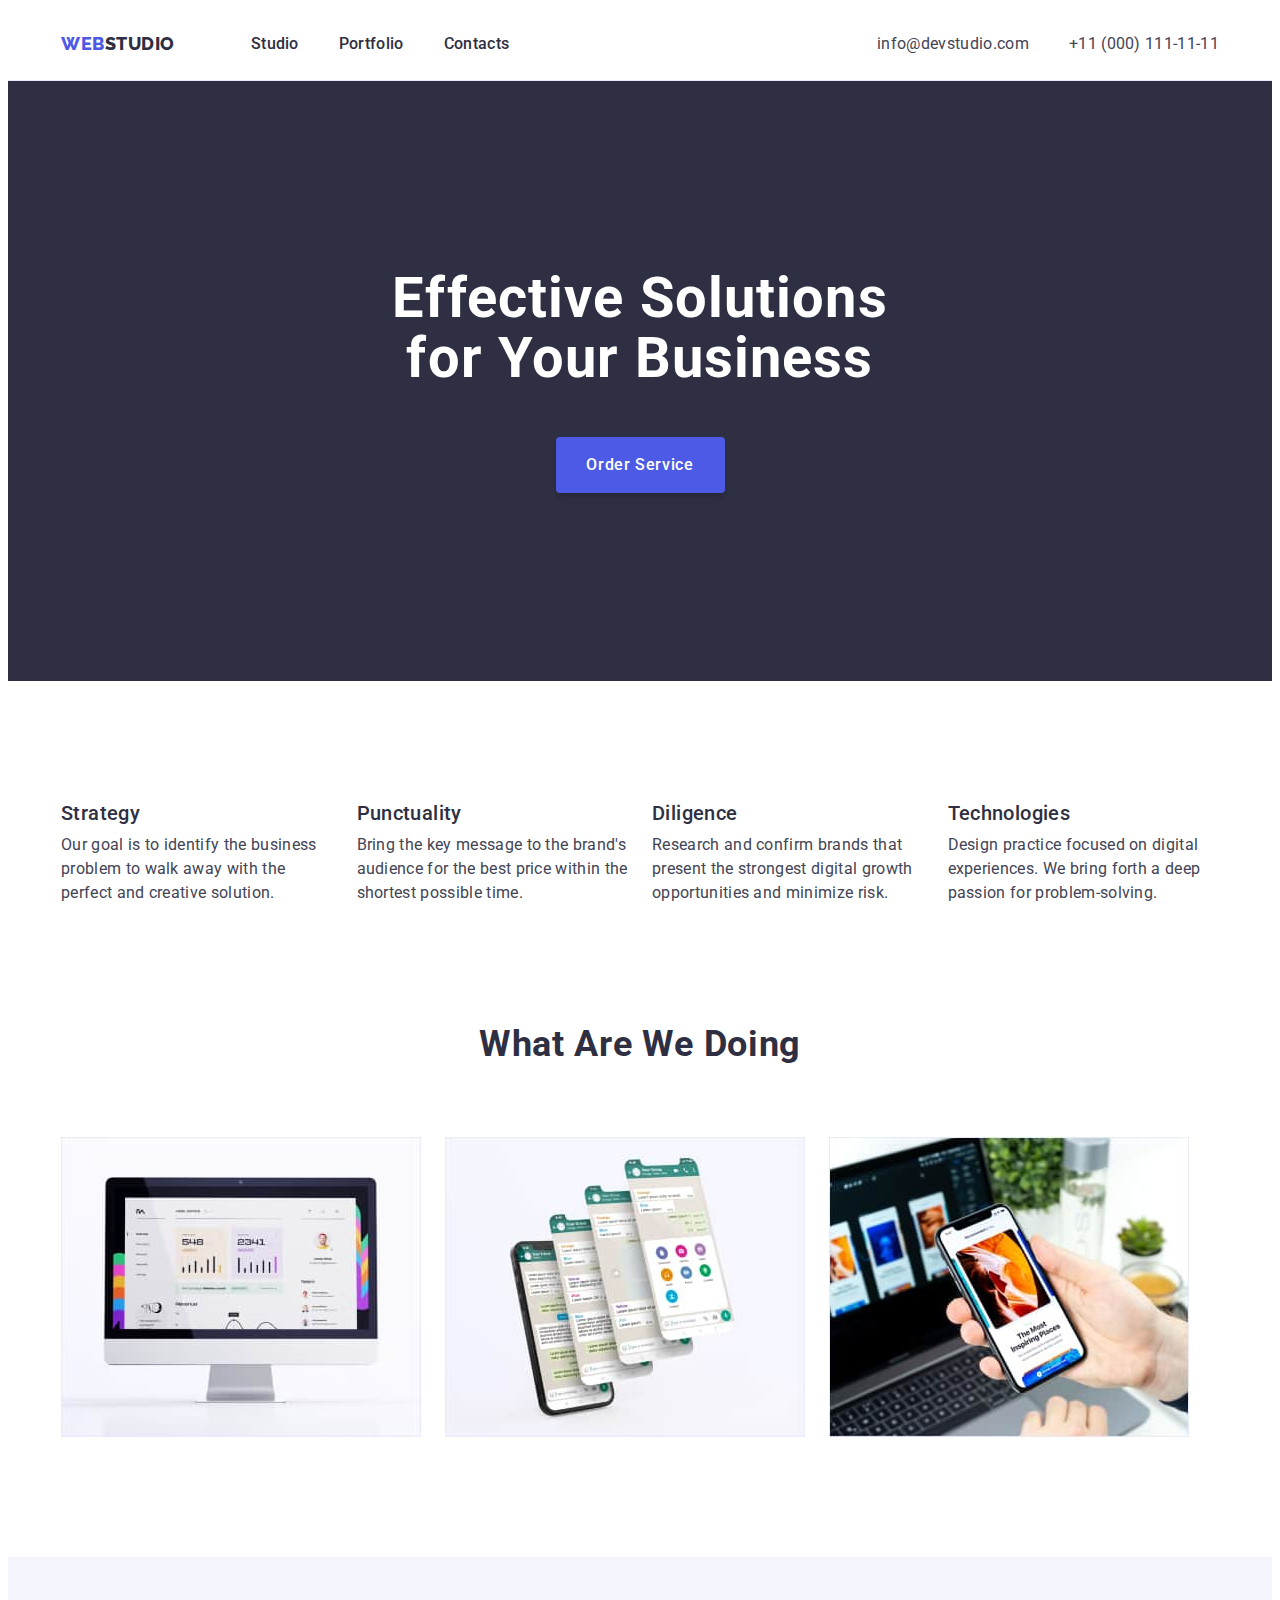
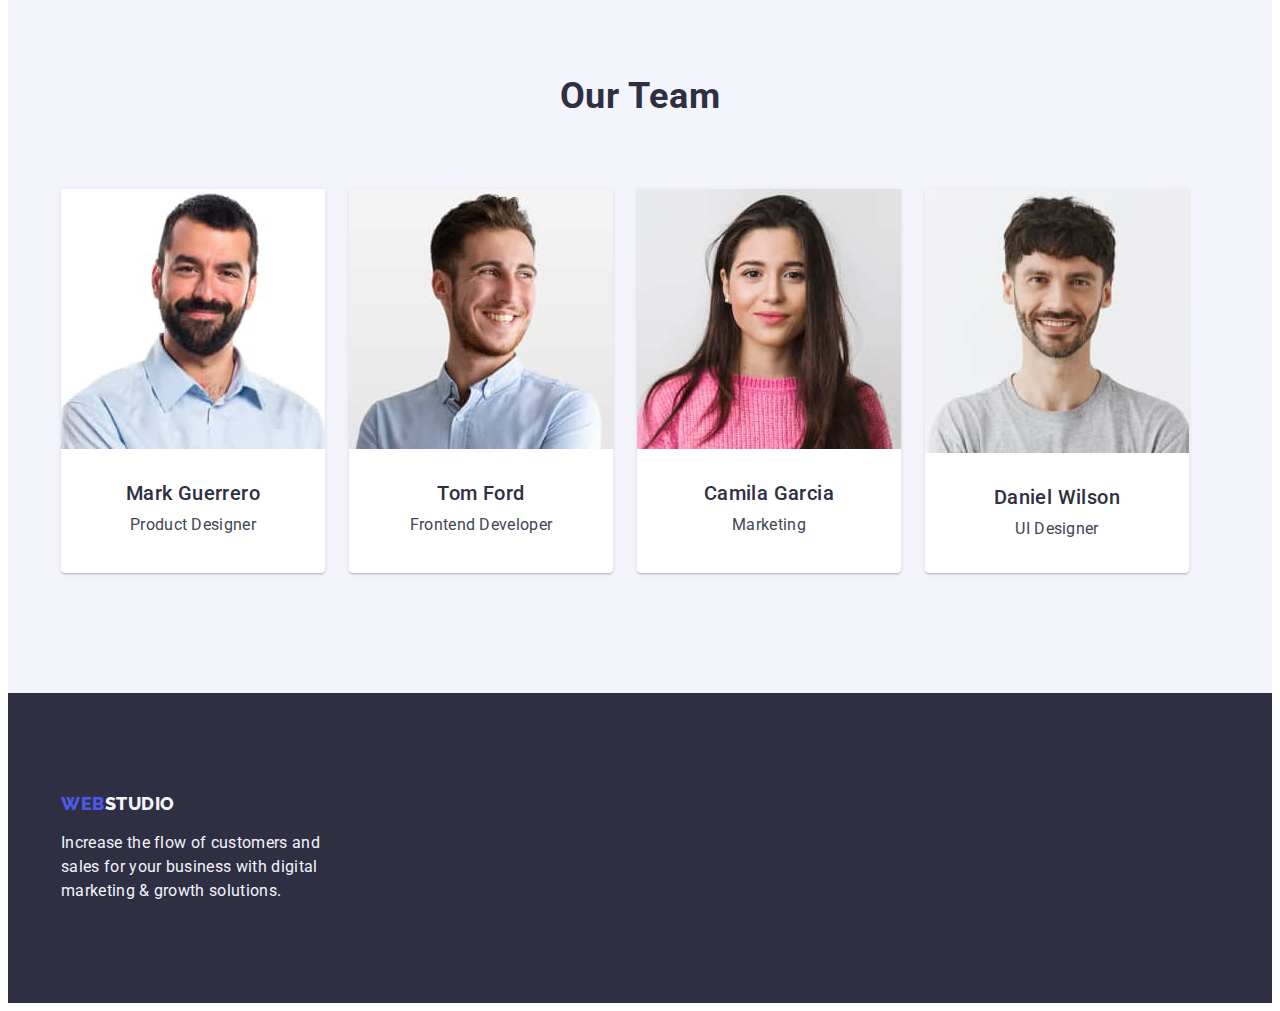
<file: index.html>
<!DOCTYPE html>
<html lang="en">
  <head>
    <meta charset="UTF-8" />
    <meta http-equiv="X-UA-Compatible" content="IE=edge" />
    <meta name="viewport" content="width=device-width, initial-scale=1.0" />
    <title>WebStudio</title>
    <link rel="preconnect" href="https://fonts.googleapis.com" />
    <link rel="preconnect" href="https://fonts.gstatic.com" crossorigin />
    <link
      href="https://fonts.googleapis.com/css2?family=Raleway:wght@700&family=Roboto:wght@400;500;700&display=swap"
      rel="stylesheet"
    />
    <link
      rel="stylesheet"
      href="https://cdnjs.cloudflare.com/ajax/libs/modern-normalize/1.1.0/modern-normalize.min.css"
      integrity="sha512-wpPYUAdjBVSE4KJnH1VR1HeZfpl1ub8YT/NKx4PuQ5NmX2tKuGu6U/JRp5y+Y8XG2tV+wKQpNHVUX03MfMFn9Q=="
      crossorigin="anonymous"
      referrerpolicy="no-referrer"
    />
    <link rel="stylesheet" href="./css/style.css" />
  </head>
  <body>
    <header class="page-header">
      <div class="header-container container">
        <nav class="main-nav">
          <a href="./index.html" class="logo link"
            >Web<span class="header-studio-word span">Studio</span></a
          >
          <ul class="list link-ul">
            <li class="header-item">
              <a class="nav-link link" href="./index.html">Studio</a>
            </li>
            <li class="header-item">
              <a class="nav-link link" href="./portfolio.html">Portfolio</a>
            </li>
            <li class="header-item">
              <a class="nav-link link" href="">Contacts</a>
            </li>
          </ul>
        </nav>
        <address class="contact list">
          <ul class="list link-ul contacts">
            <li class="contact-item">
              <a href="mailto:info@devstudio.com" class="link contact-link"
                >info@devstudio.com</a
              >
            </li>
            <li class="contact-item">
              <a href="tel:+110001111111" class="link contact-link"
                >+11 (000) 111-11-11</a
              >
            </li>
          </ul>
        </address>
      </div>
    </header>
    <!--section 1 Hero section -->
    <main>
      <section class="hero">
        <div class="container">
          <h1 class="hero-header">Effective Solutions for Your Business</h1>
          <button type="button" value="make-order" class="booking-btn">
            Order Service
          </button>
        </div>
      </section>
      <!--section 2 ADVANTAGES-->
      <section class="advantages-section">
        <div class="container">
          <h2 hidden class="features-header">features</h2>
          <ul class="advantages-list list">
            <li class="advantage-item">
              <h3 class="advantage-title">Strategy</h3>
              <p class="advantage-text">
                Our goal is to identify the business problem to walk away with
                the perfect and creative solution.
              </p>
            </li>
            <li class="advantage-item">
              <h3 class="advantage-title">Punctuality</h3>
              <p class="advantage-text">
                Bring the key message to the brand's audience for the best price
                within the shortest possible time.
              </p>
            </li>
            <li class="advantage-item">
              <h3 class="advantage-title">Diligence</h3>
              <p class="advantage-text">
                Research and confirm brands that present the strongest digital
                growth opportunities and minimize risk.
              </p>
            </li>
            <li class="advantage-item">
              <h3 class="advantage-title">Technologies</h3>
              <p class="advantage-text">
                Design practice focused on digital experiences. We bring forth a
                deep passion for problem-solving.
              </p>
            </li>
          </ul>
        </div>
      </section>
      <!--section 3 What Are We Doing-->
      <section class="job-section">
        <div class="container">
          <h2 class="section-header">What are we doing</h2>
          <ul class="list jobs-container">
            <li class="jobs-item">
              <img
                src="./images/image1.jpg"
                alt="computer monitor screen"
                width="360"
                class="image"
              />
            </li>
            <li class="jobs-item">
              <img
                src="./images/image2.jpg"
                alt="social networks"
                width="360"
                class="image"
              />
            </li>
            <li class="jobs-item">
              <img
                src="./images/image3.jpg"
                alt="mobile phone in hand"
                width="360"
                class="image"
              />
            </li>
          </ul>
        </div>
      </section>
      <!--section 4 Team-->
      <section class="section-team">
        <div class="container">
          <h2 class="section-header">Our Team</h2>
          <ul class="team-members list">
            <li class="member">
              <div class="team-photo">
              <img
                src="./images/team/produkt-designer.jpg"
                alt="a man with a beard"
                width="264"
                height="260"
                class="image"
              />
            </div>
              <div class="worker-team">
              <h3 class="team-worker">Mark Guerrero</h3>
              <p class="title-job">Product Designer</p>
            </div>
            </li>
            <li class="member">
              <div class="team-photo">
              <img
                src="./images/team/fronted.jpg"
                alt="a man in a white shirt is smiling"
                width="264"
                height="260"
                class="image"
              />
            </div>
            <div class="worker-team">
              <h3 class="team-worker">Tom Ford</h3>
              <p class="title-job">Frontend Developer</p>
            </div>
            </li>
            <li class="member">
              <div class="team-photo">
              <img
                src="./images/team/marketing.jpg"
                alt="beautiful girl in a pink sweater"
                width="264"
                height="260"
                class="image"
              />
            </div>
            <div class="worker-team">
              <h3 class="team-worker">Camila Garcia</h3>
              <p class="title-job">Marketing</p>
            </div>
            </li>
            <li class="member">
              <div class="team-photo">
              <img
                src="./images/team/uidesigner.jpg"
                alt="a young guy with a beard is smiling"
                width="264"
                height="264"
                class="image"
              />
            </div>
            <div class="worker-team">
              <h3 class="team-worker">Daniel Wilson</h3>
              <p class="title-job">UI Designer</p>
            </div>
            </li>
          </ul>
        </div>
      </section>
    </main>
    <!--FOOTER-->
    <footer class="footer-section">
      <div class="container footer-container">
        <a href="./index.html" class="logo link footer-logo"
          >Web<span class="logo-foot">Studio</span></a
        >
        <p class="fut">
          Increase the flow of customers and sales for your business with
          digital marketing & growth solutions.
        </p>
      </div>
    </footer>
  </body>
</html>
</file>
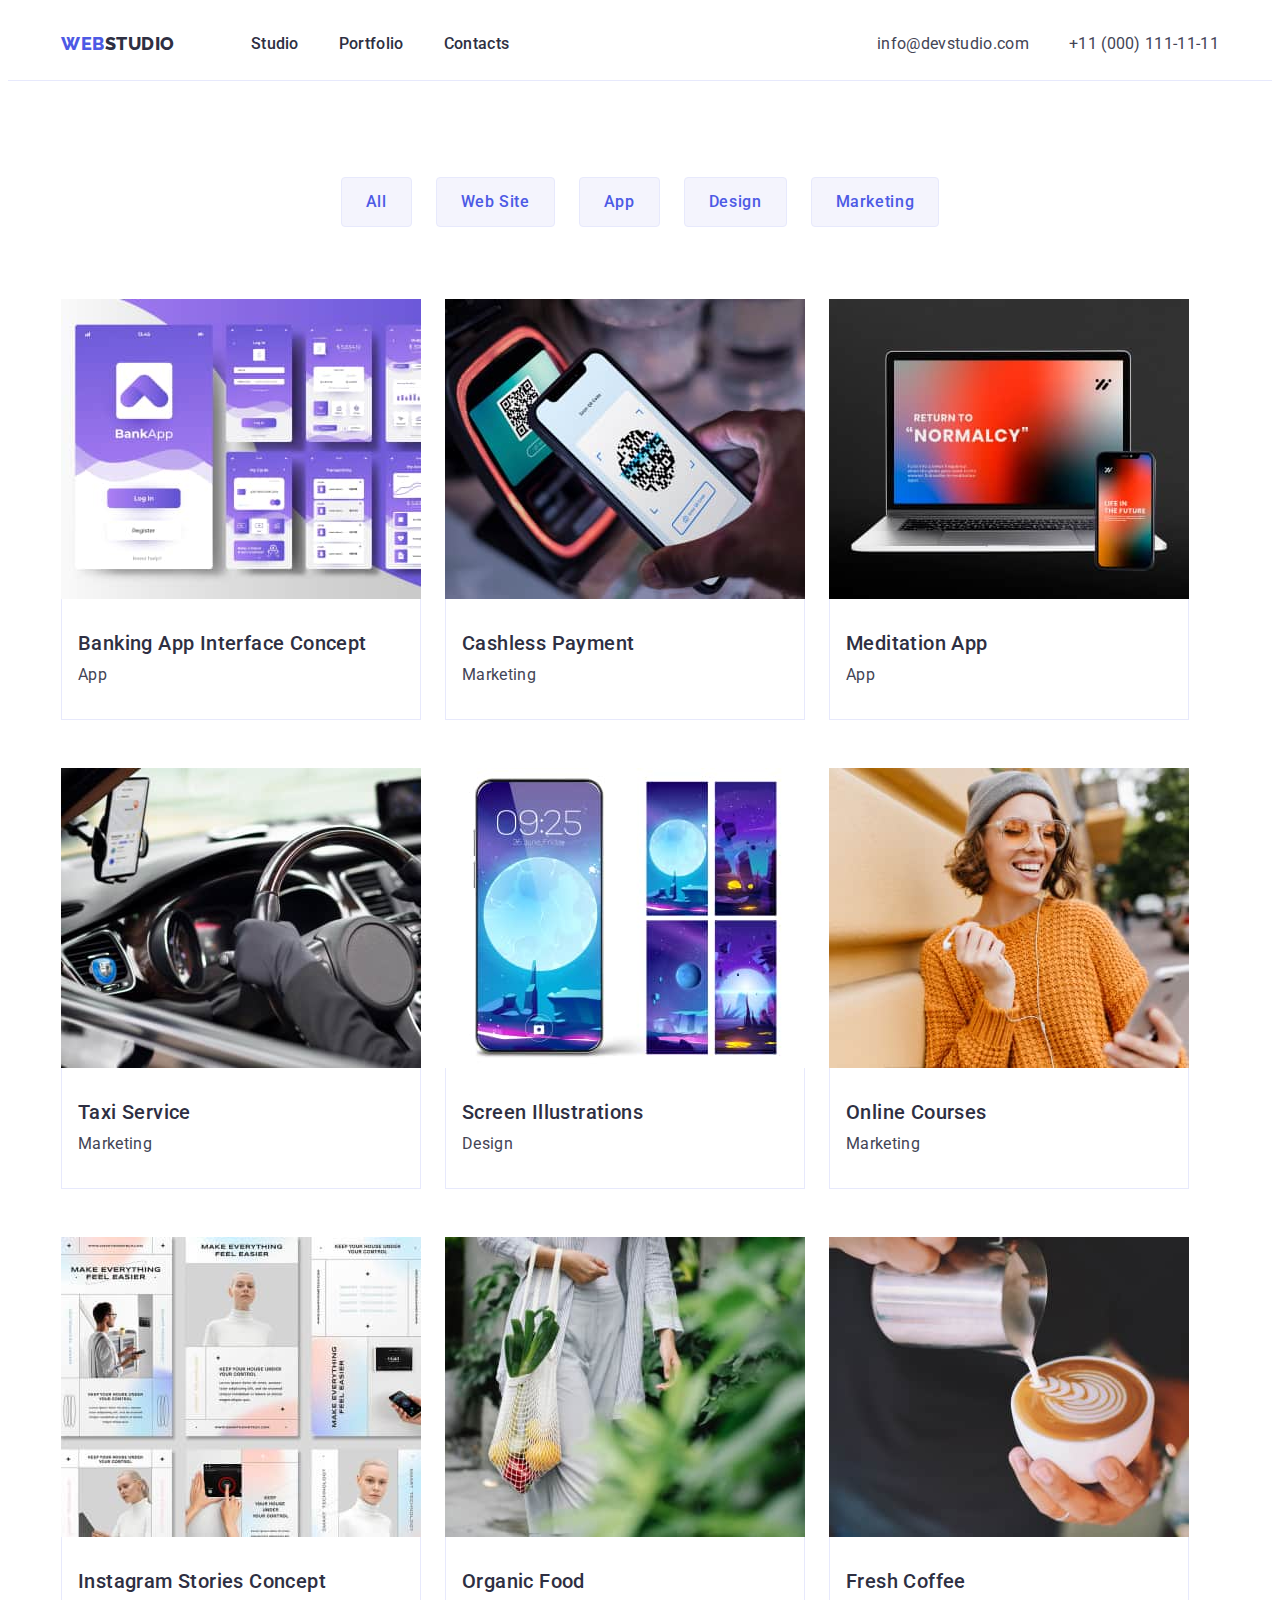
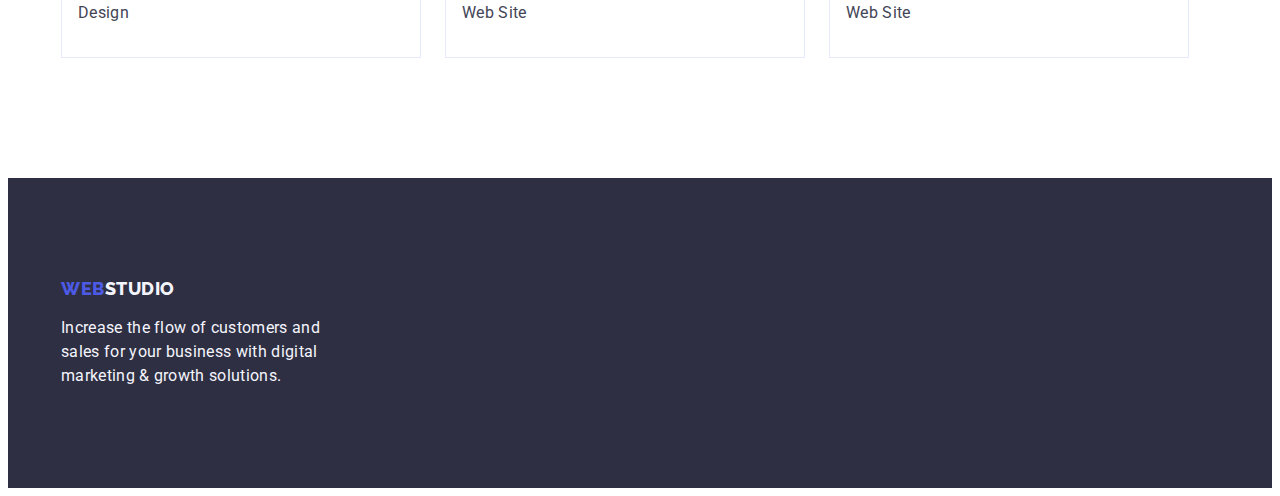
<file: portfolio.html>
<!DOCTYPE html>
<html lang="en">
  <head>
    <meta charset="UTF-8" />
    <meta http-equiv="X-UA-Compatible" content="IE=edge" />
    <meta name="viewport" content="width=device-width, initial-scale=1.0" />
    <title>Portfolio</title>
    <link rel="preconnect" href="https://fonts.googleapis.com" />
    <link rel="preconnect" href="https://fonts.gstatic.com" crossorigin />
    <link
      href="https://fonts.googleapis.com/css2?family=Raleway:wght@700&family=Roboto:wght@400;500;700&display=swap"
      rel="stylesheet"
    />
    <link
      rel="stylesheet"
      href="https://cdnjs.cloudflare.com/ajax/libs/modern-normalize/1.1.0/modern-normalize.min.css"
      integrity="sha512-wpPYUAdjBVSE4KJnH1VR1HeZfpl1ub8YT/NKx4PuQ5NmX2tKuGu6U/JRp5y+Y8XG2tV+wKQpNHVUX03MfMFn9Q=="
      crossorigin="anonymous"
      referrerpolicy="no-referrer"
    />
    <link rel="stylesheet" href="./css/style.css" />
  </head>
  <body>
    <header class="page-header">
      <div class="header-container container">
        <nav class="main-nav">
          <a href="./index.html" class="logo link"
            >Web<span class="header-studio-word span">Studio</span></a
          >
          <ul class="list link-ul">
            <li class="header-item">
              <a class="nav-link link" href="./index.html">Studio</a>
            </li>
            <li class="header-item">
              <a class="nav-link link" href="./portfolio.html">Portfolio</a>
            </li>
            <li class="header-item">
              <a class="nav-link link" href="">Contacts</a>
            </li>
          </ul>
        </nav>
        <address class="contact list">
          <ul class="list link-ul contacts">
            <li class="contact-item">
              <a href="mailto:info@devstudio.com" class="link contact-link"
                >info@devstudio.com</a
              >
            </li>
            <li class="contact-item">
              <a href="tel:+110001111111" class="link contact-link"
                >+11 (000) 111-11-11</a
              >
            </li>
          </ul>
        </address>
      </div>
    </header>
    <main>
      <section class="section-products">
        <div class="container">
          <h1 class="portfolio-header" hidden>Progect</h1>
          <ul class="list nav-list">
            <li class="nav-item list">
              <button type="button" class="button-portfolio button">All</button>
            </li>
            <li class="nav-item list">
              <button type="button" class="button-portfolio button">
                Web Site
              </button>
            </li>
            <li class="nav-item list">
              <button type="button" class="button-portfolio button">App</button>
            </li>
            <li class="nav-item list">
              <button type="button" class="button-portfolio button">
                Design
              </button>
            </li>
            <li class="nav-item list">
              <button type="button" class="button-portfolio button">
                Marketing
              </button>
            </li>
          </ul>

          <ul class="product list">
            <li class="progect-item link">
              <!-- <div class="product-card"> -->
              <a class="link" href=""
                ><img
                  src="./images/portfolio/banking-ap.jpg"
                  alt="Banking App Interface Concept"
                  width="360"
                  class="image"
                />
                <div class="product-text">
                  <h2 class="progect-title">Banking App Interface Concept</h2>
                  <p class="progect-descr">App</p>
                </div>
              </a>
              <!-- </div> -->
            </li>

            <li class="progect-item link">
              <!-- <div class="product-card"> -->
              <a class="link" href=""
                ><img
                  src="./images/portfolio/cashless.jpg"
                  alt="Cashless Payment"
                  width="360"
                  class="image"
                />
                <div class="product-text">
                  <h2 class="progect-title">Cashless Payment</h2>
                  <p class="progect-descr">Marketing</p>
                </div>
              </a>
              <!-- </div> -->
            </li>

            <li class="progect-item link">
              <!-- <div class="product-card"> -->
              <a class="link" href=""
                ><img
                  src="./images/portfolio/meditation.jpg"
                  alt="computer monitor"
                  width="360"
                  class="image"
                />
                <div class="product-text">
                  <h2 class="progect-title">Meditation App</h2>
                  <p class="progect-descr">App</p>
                </div>
              </a>
              <!-- </div> -->
            </li>

            <li class="progect-item link">
              <!-- <div class="product-card"> -->
              <a class="link" href=""
                ><img
                  src="./images/portfolio/taxi.jpg"
                  alt="taxi car"
                  width="360"
                  class="image"
                />
                <div class="product-text">
                  <h2 class="progect-title">Taxi Service</h2>
                  <p class="progect-descr">Marketing</p>
                </div>
              </a>
              <!-- </div> -->
            </li>

            <li class="progect-item link">
              <!-- <div class="product-card"> -->
              <a class="link" href=""
                ><img
                  src="./images/portfolio/screen.jpg"
                  alt="screensavers for mobile phones"
                  width="360"
                  class="image"
                />
                <div class="product-text">
                  <h2 class="progect-title">Screen Illustrations</h2>
                  <p class="progect-descr">Design</p>
                </div>
              </a>
              <!-- </div> -->
            </li>

            <li class="progect-item link">
              <!-- <div class="product-card"> -->
              <a class="link" href=""
                ><img
                  src="./images/portfolio/online-courses.jpg"
                  alt="a girl with a phone"
                  width="360"
                  class="image"
                />
                <div class="product-text">
                  <h2 class="progect-title">Online Courses</h2>
                  <p class="progect-descr">Marketing</p>
                </div>
              </a>
              <!-- </div> -->
            </li>

            <li class="progect-item link">
              <!-- <div class="product-card"> -->
              <a class="link" href=""
                ><img
                  src="./images/portfolio/instagram.jpg"
                  alt="Instagram page"
                  width="360"
                  class="image"
                />
                <div class="product-text">
                  <h2 class="progect-title">Instagram Stories Concept</h2>
                  <p class="progect-descr">Design</p>
                </div>
              </a>
              <!-- </div> -->
            </li>

            <li class="progect-item link">
              <!-- <div class="product-card"> -->
              <a class="link" href=""
                ><img
                  src="./images/portfolio/organic-food.jpg"
                  alt="bag with vegetables and fruits"
                  width="360"
                  class="image"
                />
                <div class="product-text">
                  <h2 class="progect-title">Organic Food</h2>
                  <p class="progect-descr">Web Site</p>
                </div>
              </a>
              <!-- </div> -->
            </li>

            <li class="progect-item link">
              <!-- <div class="product-card"> -->
              <a class="link" href=""
                ><img
                  src="./images/portfolio/coffee.jpg"
                  alt="a cup of coffee"
                  width="360"
                  class="image"
                />
                <div class="product-text">
                  <h2 class="progect-title">Fresh Coffee</h2>
                  <p class="progect-descr">Web Site</p>
                </div>
              </a>
              <!-- </div> -->
            </li>
          </ul>
        </div>
      </section>
    </main>

    <footer class="footer-section">
      <div class="container footer-container">
        <a href="./index.html" class="logo link footer-logo"
          >Web<span class="logo-foot">Studio</span></a
        >
        <p class="fut">
          Increase the flow of customers and sales for your business with
          digital marketing & growth solutions.
        </p>
      </div>
    </footer>
  </body>
</html>
</file>
<file: css/style.css>
:root {
  --main-text-color: #434455;
  --text-header: #2e2f42;
  --color-hero: #2e2f42;
  --Light-mode-ourteam: #f4f4fd;
  --main-btn: #f4f4fd;
  --nav-color: #4d5ae5;
  --nav-color-acctive: #404bbf;
  --white-text: #ffffff;
  --button-portfolio: #f4f4fd;

  --black: #000000;
  --team-section-style: ;
}

h1,
h2,
h3,
h4,
h5,
h6,
p,
ul {
  margin: 0;
}

ul {
  padding-left: 0;
  
  margin-left: 0;
}

.link {
  text-decoration: none;
}
.list {
  list-style: none;
}

body {
  font-family: "Roboto", sans-serif;
  background-color: var(--white-text);
  color: var(--main-text-color);
}

.container {
  width: 1158px;
  padding: 0 15px;
  margin: 0 auto;
}

.jobs-container,
.team-members,
.advantages-list {
  display: flex;
}

.image {
  display: block;
}

/* Header */

.page-header {
  padding: 24px 0;
  background-color: var(--white-text);
  border-bottom: 1px solid #e7e9fc;
}

.header-container {
  display: flex;
}

.main-nav,
.link-ul,
.contact-link {
  display: flex;
}

.main-nav {
  align-items: center;
}

.logo {
  display: block;
  margin-right: 76px;
  text-decoration: none;
  list-style: none;
  font-family: "Raleway", sans-serif;
  font-weight: 800;
  font-size: 18px;
  line-height: 1.17;
  align-items: center;
  letter-spacing: 0.03em;
  text-transform: uppercase;
  color: var(--nav-color);
}

.header-studio-word {
  font-family: "Raleway", sans-serif;
  font-weight: 800;
  font-size: 18px;
  line-height: 1.17;
  align-items: center;
  letter-spacing: 0.03em;
  text-transform: uppercase;
  color: var(--text-header);
}

.nav-link {
  text-decoration: none;
  font-weight: 500;
  font-size: 16px;
  line-height: 1.5;
  letter-spacing: 0.02em;
  color: var(--text-header);

  padding: 24px 0;
}

.nav-link:hover,
.nav-link:focus {
  color: var(--nav-color-acctive);
}

.header-item:not(:last-child) {
  margin-right: 40px;
}

.contact {
  margin-left: auto;
  align-items: center;
  font-style: normal;
}

.contact-item:not(:last-child) {
  margin-right: 40px;
}

.contact-link {
  font-size: 16px;
  line-height: 1.5;
  letter-spacing: 0.02em;
  color: var(--main-text-color);
}

.contact-link:hover,
.contact-link:focus {
  color: var(--nav-color-acctive);
}

/* Hero section */

.hero {
  background: var(--color-hero);
  padding: 188px 0;
}

.hero-header {
  font-family: "Roboto", sans-serif;
  font-weight: 700;
  font-size: 56px;
  line-height: 1.07;
  text-align: center;
  letter-spacing: 0.02em;
  color: var(--white-text);

  margin: 0 auto;
  margin-bottom: 48px;
  display: block;
  max-width: 496px;
}

.booking-btn {
  font-family: "Roboto", sans-serif;
  font-weight: 500;
  font-size: 16px;
  line-height: 1.5;
  align-items: center;
  letter-spacing: 0.04em;
  color: var(--white-text);
  background: var(--nav-color);
  box-shadow: 0px 4px 4px rgba(0, 0, 0, 0.15);
  cursor: pointer;

  display: block;
  margin: 0 auto;
  min-width: 169px;
  height: 56px;
  border: none;

  flex-direction: row;
  padding: 16px;
  gap: 10px;
  border-radius: 4px;
}

.booking-btn:hover,
.booking-btn:focus {
  background-color: var(--nav-color-acctive);
}

h1 {
  color: var(--white-text);
}
h2,
h3,
a {
  color: var(--text-header);
}

/* ADVANTAGES*/
.advantages-section {
  padding: 120px 0;
}

.advantages-list {
  flex-wrap: nowrap;
  flex-direction: row;
  gap: 24px;
}

.advantages-list:not(:first-child) {
  /* margin-left: 24px; */
}

.advantage-item {
  flex-wrap: wrap;
  width: calc((100% - 72px) / 4);
}

.advantage-title {
  font-weight: 500;
  font-size: 20px;
  line-height: 1.2;
  letter-spacing: 0.02em;
  color: var(--text-header);
  margin-bottom: 8px;
}

.advantage-text {
  line-height: 1.5;
  letter-spacing: 0.02em;
}

/*What Are We Doing*/

.job-section {
  padding-bottom:  120px;
}

.jobs-container {
  gap: 24px;
}

.jobs-item {
  width: calc((100%-48px) / 3);
}

.section-header {
  font-weight: 700;
  font-size: 36px;
  line-height: 1.11;
  text-align: center;
  letter-spacing: 0.02em;
  text-transform: capitalize;
  color: var(--text-header);
  margin-bottom: 72px;
}

/*Team*/

.section-team {
  background-color: var(--Light-mode-ourteam);
  padding: 120px 0;
}

.team-members {
  gap: 24px; 

  /* width: calc((100%-72px) / 4); */
  display: flex;
}

/* .member:not(:first-child) {
  margin-left: 24px;

  width: calc((100%-72px) / 4);
} */

.member {
  background: var(--white-text);
  box-shadow: 0px 1px 6px rgba(46, 47, 66, 0.08),
    0px 1px 1px rgba(46, 47, 66, 0.16), 0px 2px 1px rgba(46, 47, 66, 0.08);
  border-radius: 0px 0px 4px 4px;
}

.worker-team {
  text-align: center;
  padding: 32px 16px;
}
.team-worker {
  font-weight: 500;
  font-size: 20px;
  line-height: 1.2;
  text-align: center;
  letter-spacing: 0.02em;
  color: var(--text-header);
  margin-bottom: 8px;
}
.title-job {
  font-size: 16px;
  line-height: 1.5;
  text-align: center;
  letter-spacing: 0.02em;
  color: var(--main-text-color);
  margin-top: 8px;
}

/*FOOTER*/

footer {
  /* background: #2e2f42; */
  background: var(--color-hero);
}
.footer-logo {
  display: inline-block;
  margin-bottom: 16px;
}

.footer-section {
  padding: 100px 0;
}

.logo-foot {
  font-family: "Raleway", sans-serif;
  font-weight: 800;
  font-size: 18px;
  line-height: 1.16;
  align-items: center;
  letter-spacing: 0.03em;
  text-transform: uppercase;
  color: var(--main-btn);
  display: inline-block;
  /* margin-bottom: 16px; */
}

.fut {
  font-size: 16px;
  line-height: 1.5;
  letter-spacing: 0.02em;
  color: var(--main-btn);
  /* margin-top:  16px; */
  display: block;
  max-width: 264px;
}

/**PORTFOLIO**/

.section-products {
  padding: 96px 0 120px;
}

.nav-list {
  display: flex;
  justify-content: center;
  margin-bottom: 72px;
  gap: 24px;
}

.button-portfolio {
  font-family: "Roboto", sans-serif;
  font-weight: 500;
  font-size: 16px;
  line-height: 1.5;
  display: flex;
  align-items: center;
  text-align: center;
  letter-spacing: 0.04em;
  color: var(--nav-color);
  background-color: var(--button-portfolio);

  border: 1px solid #e7e9fc;
  border-radius: 4px;
  padding: 12px 24px;
  /* border: 1px solid transparent; */
}

.button-portfolio:focus,
.button-portfolio:hover {
  color: var(--white-text);
  background-color: var(--nav-color-acctive);
  border: 1px solid transparent;
}

.button {
  cursor: pointer;
}

/* .product-card{
  background: #FFFFFF;
} */

.progect-title {
  font-weight: 500;
  font-size: 20px;
  line-height: 1.2;
  letter-spacing: 0.02em;
  color: var(--text-header);

  margin-bottom: 8px;
}

.progect-descr {
  font-size: 16px;
  line-height: 1.5;
  letter-spacing: 0.02em;
  color: var(--main-text-color);
}

.product {
  display: flex;
  flex-wrap: wrap;
  gap: 24px;
  row-gap: 48px;
}

.product-text {
  padding: 32px 16px;
  border: 1px solid #e7e9fc;
  border-top: none;
}
</file>
